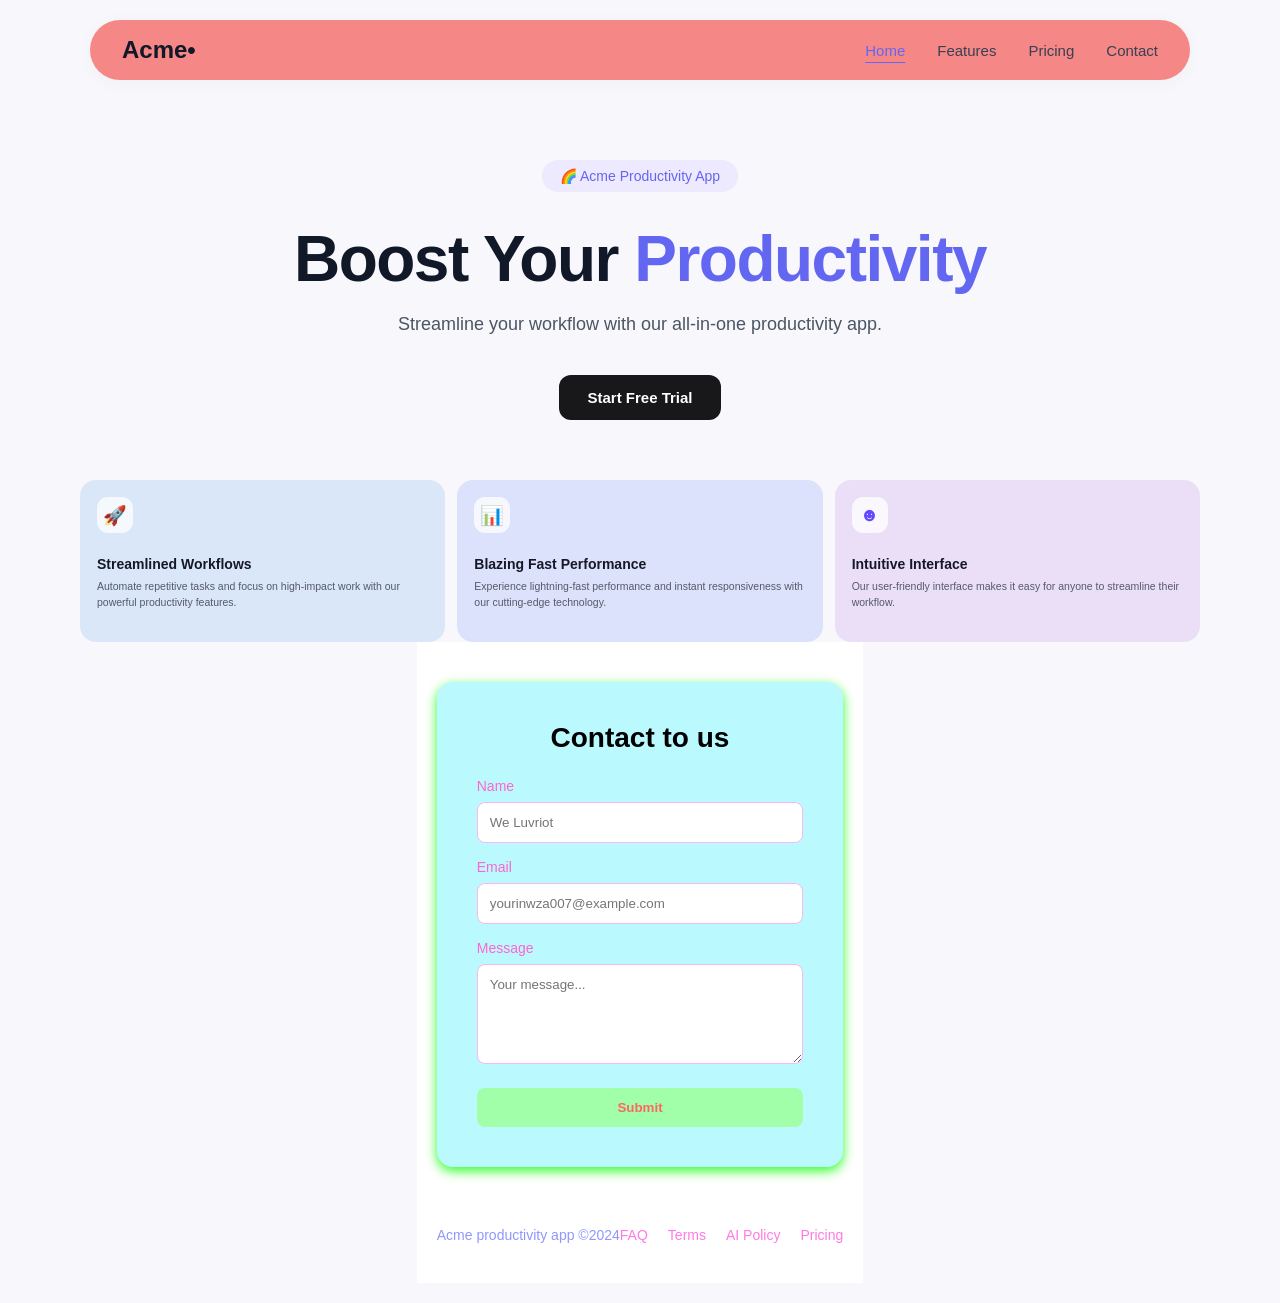
<file: index.html>
<!DOCTYPE html>
<html lang="en">
  <head>
    <meta charset="UTF-8" />
    <meta http-equiv="X-UA-Compatible" content="IE=edge" />
    <meta name="viewport" content="width=device-width, initial-scale=1.0" />
    <link rel="stylesheet" href="./style-1.css" />
    <link rel="stylesheet" href="./style-2.css" />
    <link rel="stylesheet" href="./style-3.css" />
    <title>Acme App</title>
  </head>
  <body>
    <header>
      <a href="#" class="logo">Acme•</a>
      <nav>
        <a href="#" class="active">Home</a>
        <a href="#">Features</a>
        <a href="#">Pricing</a>
        <a href="#">Contact</a>
      </nav>
    </header>
  
    <!-- Hero Section -->
    <main>
      <div class="badge">
        🌈 Acme Productivity App
      </div>
  
      <h1>Boost Your <span>Productivity</span></h1>
  
      <p class="subtitle">
        Streamline your workflow with our all-in-one productivity app.
      </p>
  
      <a href="#" class="submit">Start Free Trial</a>
    </main>
  
    <div class="features-container">
  
      <div class="feature-card card-blue">
        <div class="icon">🚀</div>
        <h3>Streamlined Workflows</h3>
        <p>
          Automate repetitive tasks and focus on
          high-impact work with our powerful
          productivity features.
        </p>
      </div>
  
      <div class="feature-card card-purple">
        <div class="icon">📊</div>
        <h3>Blazing Fast Performance</h3>
        <p>
          Experience lightning-fast performance
          and instant responsiveness with our
          cutting-edge technology.
        </p>
      </div>
  
      <div class="feature-card card-pink">
        <div class="icon">☻</div>
        <h3>Intuitive Interface</h3>
        <p>
          Our user-friendly interface makes it easy
          for anyone to streamline their workflow.
        </p>
      </div>
  
    </div>
  
    <section class="contact-section">
      <div class="contact-card">
        <h2>Contact to us</h2>
  
        <form class="contact-form">
          <div class="form-group">
            <label for="name">Name</label>
            <input type="text" id="name" placeholder="We Luvriot" />
          </div>
  
          <div class="form-group">
            <label for="email">Email</label>
            <input type="email" id="email" placeholder="yourinwza007@example.com" />
          </div>
  
          <div class="form-group">
            <label for="message">Message</label>
            <textarea id="message" placeholder="Your message..."></textarea>
          </div>
  
          <button type="submit" class="btn-submit">Submit</button>
        </form>
      </div>
  
      <footer class="footer">
        <p>Acme productivity app ©2024</p>
        <div class="footer-links">
          <a href="#">FAQ</a>
          <a href="#">Terms</a>
          <a href="#">AI Policy</a>
          <a href="#">Pricing</a>
        </div>
      </footer>
    </section>
  </body>
</html>
</file>
<file: style-1.css>
* {
    box-sizing: border-box;
    margin: 0;
    padding: 0;
    font-family: 'Inter', sans-serif;
  }
  
  body {
    background-color: white;
    min-height: 100vh;
    display: flex;
    flex-direction: column;
    align-items: center;
    padding: 24px;
  }
  
  /* --- Navigation Bar --- */
  header {
    width: 100%;
    max-width: 1100px;
    background-color: #f58787;
    padding: 16px 32px;
    border-radius: 999px;
    display: flex;
    justify-content: space-between;
    align-items: center;
    box-shadow: 0 4px 20px rgba(0, 0, 0, 0.03);
  }
  
  .logo {
    font-size: 24px;
    font-weight: 800;
    color: #111827;
    text-decoration: none;
  }
  
  .logo span {
    color: #6366f1;
  }
  
  nav {
    display: flex;
    gap: 32px;
  }
  
  nav a {
    text-decoration: none;
    color: #374151;
    font-weight: 500;
    font-size: 15px;
    transition: color 0.2s;
  }
  
  nav a.active {
    color: #6366f1;
    text-decoration: underline;
    text-underline-offset: 6px;
  }
  
  nav a:hover {
    color: #6366f1;
  }
  
  /* --- Hero Section --- */
  main {
    width: 100%;
    max-width: 1100px;
    display: flex;
    flex-direction: column;
    align-items: center;
    text-align: center;
    padding-top: 80px;
    padding-bottom: 60px;
  }
  
  .badge {
    display: inline-flex;
    align-items: center;
    gap: 6px;
    background-color: #ede9fe;
    color: #6366f1;
    font-size: 14px;
    font-weight: 500;
    padding: 8px 18px;
    border-radius: 999px;
    margin-bottom: 32px;
  }
  
  h1 {
    font-size: 64px;
    font-weight: 800;
    color: #111827;
    letter-spacing: -1.5px;
    line-height: 1.1;
    margin-bottom: 20px;
  }
  
  h1 span {
    color: #6366f1;
  }
  
  .subtitle {
    font-size: 18px;
    color: #4b5563;
    font-weight: 500;
    margin-bottom: 40px;
  }
  
  .submit {
    background-color: #18181b;
    color: #ffffff;
    padding: 14px 28px;
    border-radius: 12px;
    text-decoration: none;
    font-weight: 600;
    font-size: 15px;
    transition: background-color 0.2s, transform 0.1s;
  }
  
  .submit:hover {
    background-color: green;
  }
  
  .submit:active {
    transform: scale 0.50;
  }/* Start coding here */
</file>
<file: style-2.css>
* {
    margin: 0;
    padding: 0;
    box-sizing: border-box;
}

body {
    min-height: 100vh;
    display: flex;
    justify-content: center;
    align-items: center;
    background: #f7f7fc;
    font-family: Arial, sans-serif;
    padding: 20px;
}

.features-container {
    width: 100%;
    max-width: 1120px;
    display: grid;
    grid-template-columns: repeat(3, 1fr);
    gap: 12px;
}

.feature-card {
    min-height: 162px;
    padding: 17px;
    border-radius: 16px;
    transition: 0.3s ease;
}

.card-blue {
    background: #d9e7f8;
}

.card-purple {
    background: #dce2fb;
}

.card-pink {
    background: #eadff7;
}

.feature-card:hover {
    transform: translateY(-4px);
    box-shadow: 0 12px 28px rgba(35, 38, 70, 0.09);
}

.icon {
    width: 36px;
    height: 36px;
    display: flex;
    justify-content: center;
    align-items: center;
    background: rgba(255, 255, 255, 0.75);
    color: #6248ff;
    border-radius: 11px;
    font-size: 19px;
    margin-bottom: 23px;
}

.feature-card h3 {
    font-size: 14px;
    font-weight: 700;
    color: #171827;
    margin-bottom: 7px;
}

.feature-card p {
    font-size: 10.5px;
    line-height: 1.45;
    color: #55596b;
}

@media (max-width: 900px) {
    .features-container {
        grid-template-columns: repeat(2, 1fr);
    }
}

@media (max-width: 600px) {
    .features-container {
        grid-template-columns: 1fr;
        max-width: 420px;
    }
}
</file>
<file: style-3.css>
.contact-section {
    display: flex;
    flex-direction: column;
    align-items: center;
    padding: 40px 20px;
    background-color: #ffffff;
}

.contact-card {
    background-color: #bafaff;
    padding: 40px;
    border-radius: 16px;
    width: 100%;
    max-width: 500px; 
    box-shadow: 0 4px 12px rgb(48, 255, 41);
}

.contact-card h2 {
    text-align: center;
    font-size: 28px;
    margin-bottom: 24px;
}

.contact-form {
    display: flex;
    flex-direction: column;
    gap: 16px;
}

.form-group {
    display: flex;
    flex-direction: column;
    gap: 8px;
}

.form-group label {
    font-size: 14px;
    color: #ff64d0;
}

.form-group input,
.form-group textarea {
    padding: 12px;
    border: 1px solid #ffb4f5;
    border-radius: 8px;
    outline: none;
}

.form-group textarea {
    resize: vertical;
    min-height: 100px;
}

.btn-submit {
    background-color: #a0ffa8;
    color: rgb(255, 101, 101);
    padding: 12px;
    border: none;
    border-radius: 8px;
    font-weight: bold;
    cursor: pointer;
    margin-top: 8px;
}

.btn-submit:hover {
    background-color: #ecff81;
    cursor: pointer;
    transition: background-color 0.3s ease; 
}

.footer {
    display: flex;
    justify-content: space-between;
    align-items: center;
    width: 100%;
    max-width: 900px;
    margin-top: 60px;
    font-size: 14px;
    color: #8f97ff;
}

.footer-links {
    display: flex;
    gap: 20px;
}

.footer-links a:hover {
    color: #6b81ff;
    text-decoration: underline;
}

.footer-links a {
    color: #ff7ae2;
    text-decoration: none;
}
</file>
